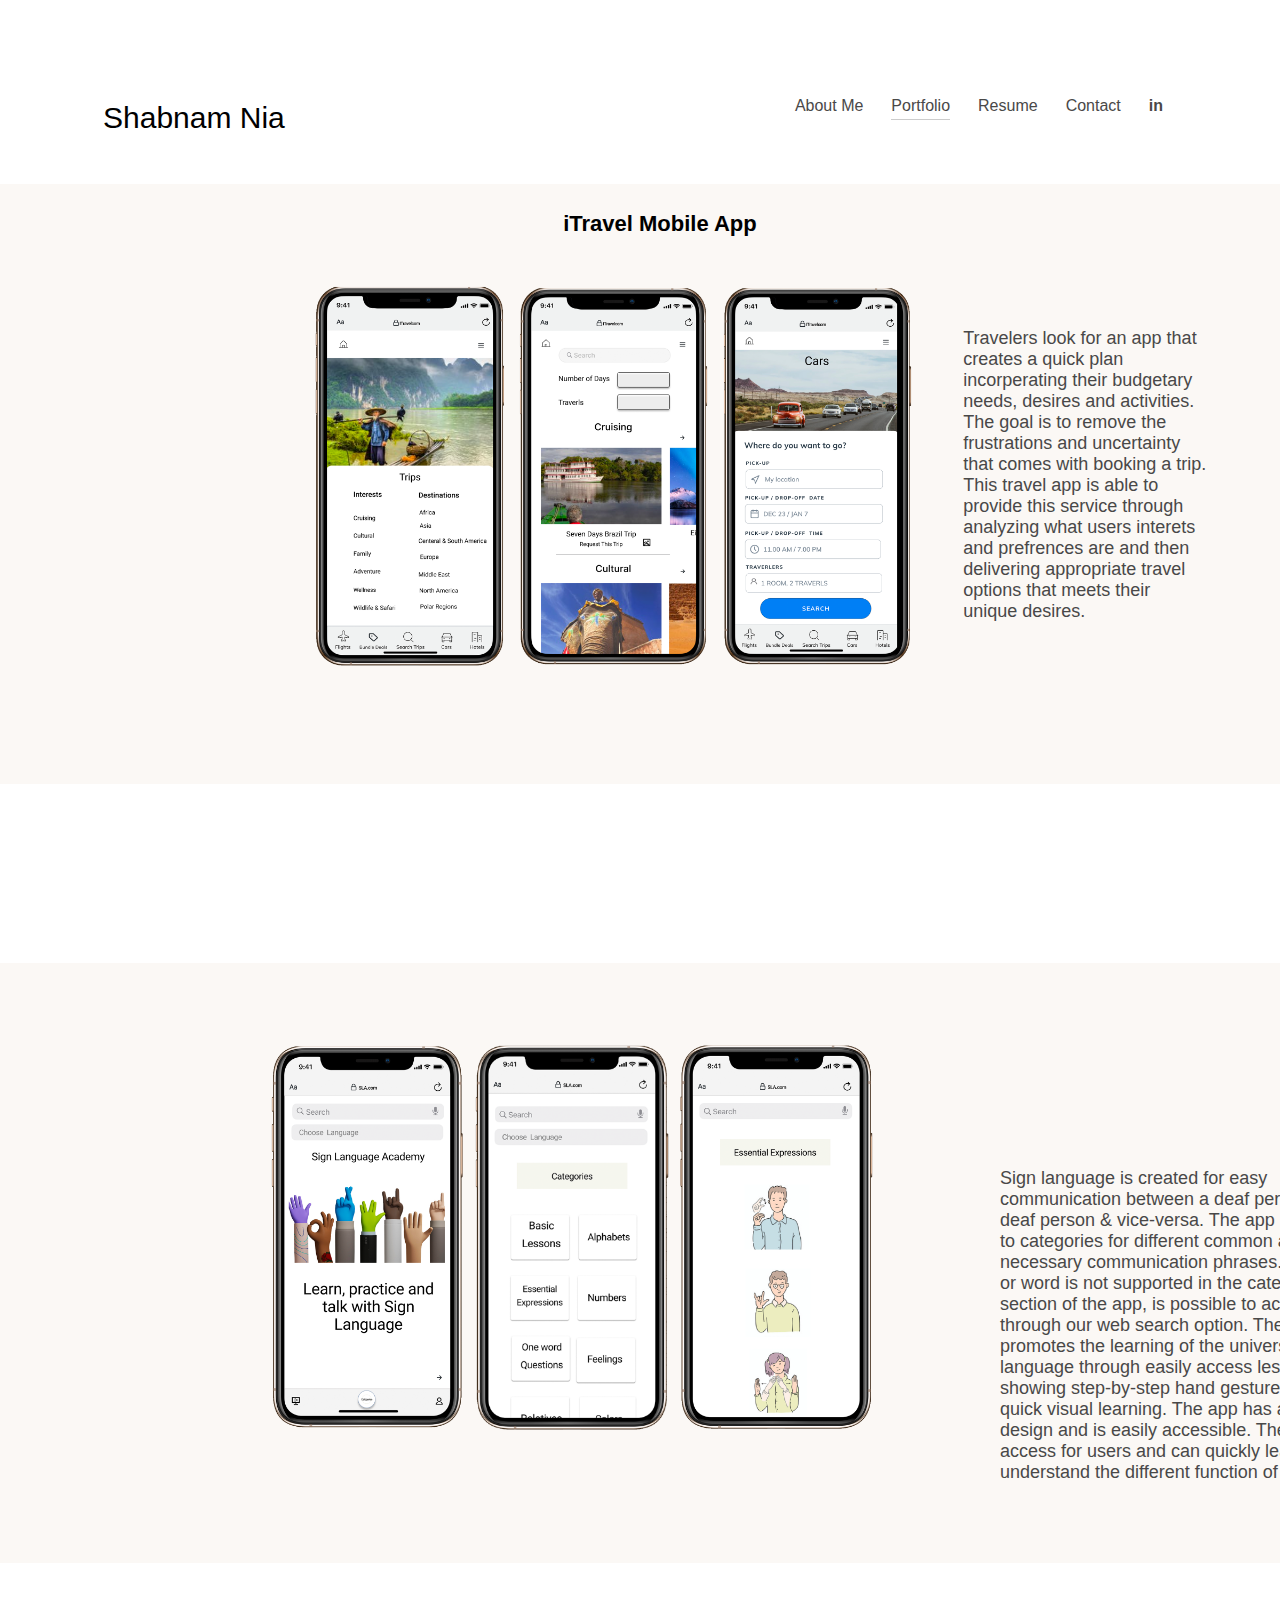
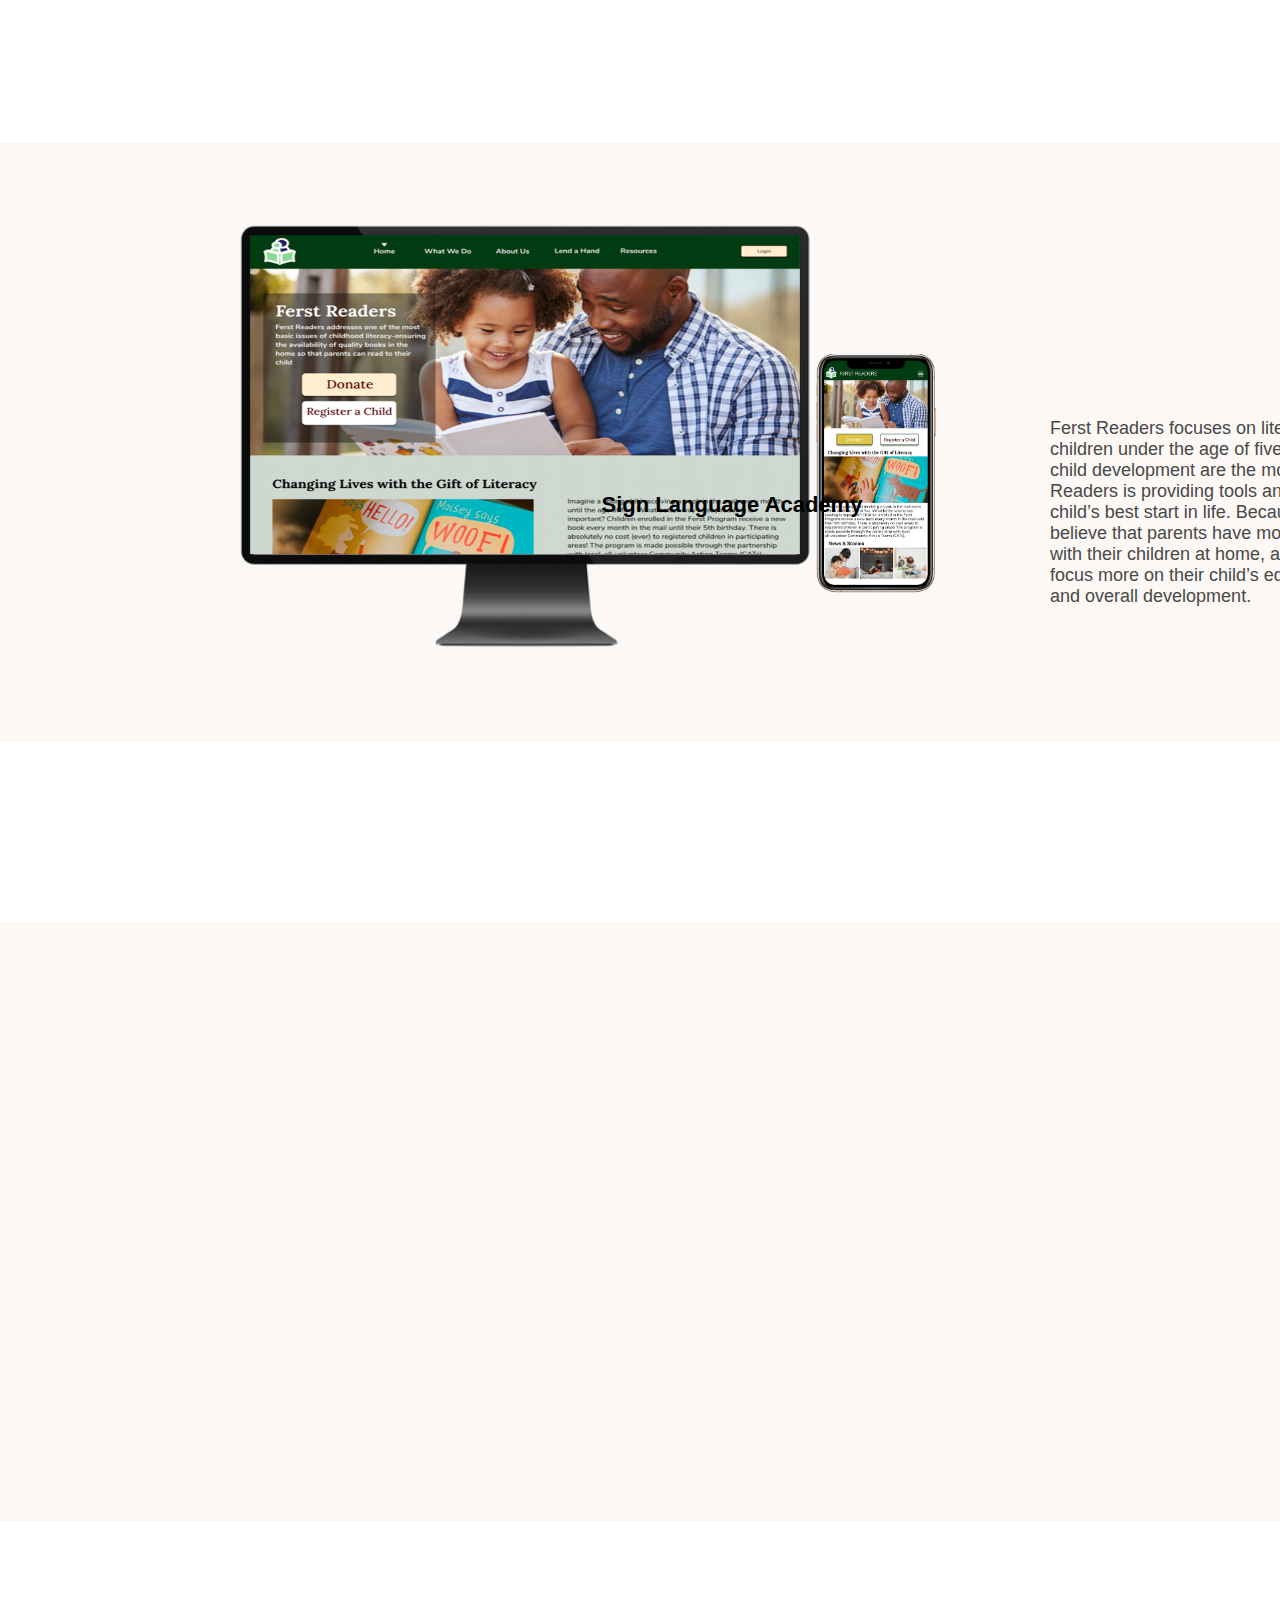
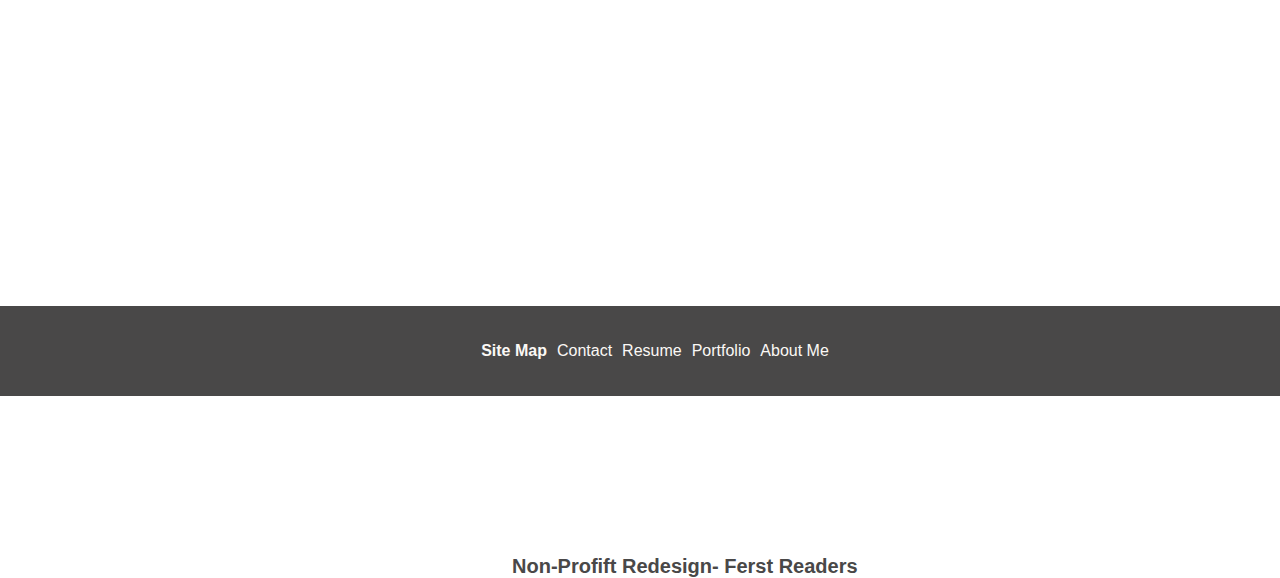
<file: index.html>
<!DOCTYPE html>
<html>
    <head>
        <title>protfolio</title>
        <link rel="stylesheet" type="text/css" href="css/style.css">
        <link href="https://fonts.googleleapis.comcss?family=nunito&display=swap" rel="stylesheet">
        <script src="https://ajax.googleapis.com/ajax/libs/jquery/3.5.1/jquery.min.js"></script>
    </head>
    <body>
<h1> 
    Shabnam Nia
</h1>
        <!--Nav bar-->
        <nav>
            <ul>

<li><a href="https://www.linkedin.com/in/shabnam-nia/"><strong>in</strong></a></li>
<li><a href="contact.html">Contact</a></li> 
<li><a href="resume.html">Resume</a></li>  
<li><a class="active" href="portfolio.html">Portfolio</a></li>
<li><a href="about.html">About Me</a></li>

    </ul>

</nav>     
        
              
<section class="iTravel">
    <div class="flex-container1">
        <div>   <h3 class="flexchild">iTravel Mobile App</h3> <br/></div>
       
        <div><div class="flex-container">
            <div> <img  src="images/trips new.png" height="400px"> </div>
            <div><img  src="images/cruising new.png" height="400px"></div>
            <div> <img  src="images/cars new.png" height="400px"></div>
            <div>  <p> Travelers look for an app that creates a quick plan 
                incorperating their budgetary needs, desires and activities. 
                The goal is to remove the frustrations and uncertainty that comes with booking a trip. 
                This travel app is able to provide this service through analyzing what users interets and prefrences are and then delivering appropriate travel options that meets their unique desires. 
            </p> </div>
        </div>  
      </div>
 
          
               
   </section>
      
   
   <section class="signlanguage">
       <div class="signlang">
        <div> <h3 class="signlanguage1">Sign Language Academy</h3><br/></div>

    <div><div class="signlang"> 
        <div> <img  src="images/new sign lang mainpage.png" height="400px"> </div>
            <div><img  src="images/new sign lang categores.png" height="410"></div>
            <div><img  src="images/essential expressions new.png" height="400"></div>
            <div><p> Sign language is created for easy communication between a deaf person and non-deaf person & vice-versa. The app is designated to categories for different common and necessary communication phrases. If a phrase or word is not supported in the categories section of the app,  is possible to access it through our web search option. The app also promotes the learning of the universal sign language through easily access lessons showing step-by-step hand gestures allowing for quick visual learning. 
            The app has a simple design and is easily accessible. The app is easy access for users and  can quickly learn to understand the different function of the app.
            </p></div>
            </div>
          
    </div>  

  </section>
      

    <section>
        <section class="nonprofit">
            <div class="ferstreaders">
                <div> <h3 class="readers">Non-Profift Redesign- Ferst Readers</h3><br/></div>
        
            <div><div class="ferstreaders"> 
                <div><img  src="images/homeferstreader-20.png" height="430"></div>

               <div><div class="ferstreaders2"></div>
                <div> <img  src="images/ferst reader mobile.png" height="250px"> </div>
                    <div><p> Ferst Readers focuses on literary skills for children under the age of five. Early stages of child development are the most vital, and Ferst Readers is providing tools and resources for a child’s best start in life. Because of Covid 19, we believe that parents have more time to spend with their children at home, allowing them to focus more on their child’s educational needs and overall development. </p></div>
                    </div>
                  
            </div>  
        
          </section>

    </section>  
       
      <section>

        <section class="nonprofitgovernment">

      </section> 
    

      <section>
    
    <section class= "footer">

        <footer>
        
            <ul>  
        <li> <a href="Sitemap"> <strong>Site Map</strong> </a></li>
        <li><a href="contact.html">Contact</a></li> 
        <li><a href="resume.html">Resume</a></li>  
        <li><a href="portfolio.html">Portfolio</a></li>
        <li><a href="about.html">About Me</a></li>
         
        
        
            </ul>
        </footer>
    
    </section>
    


    </body>
</html>
</file>
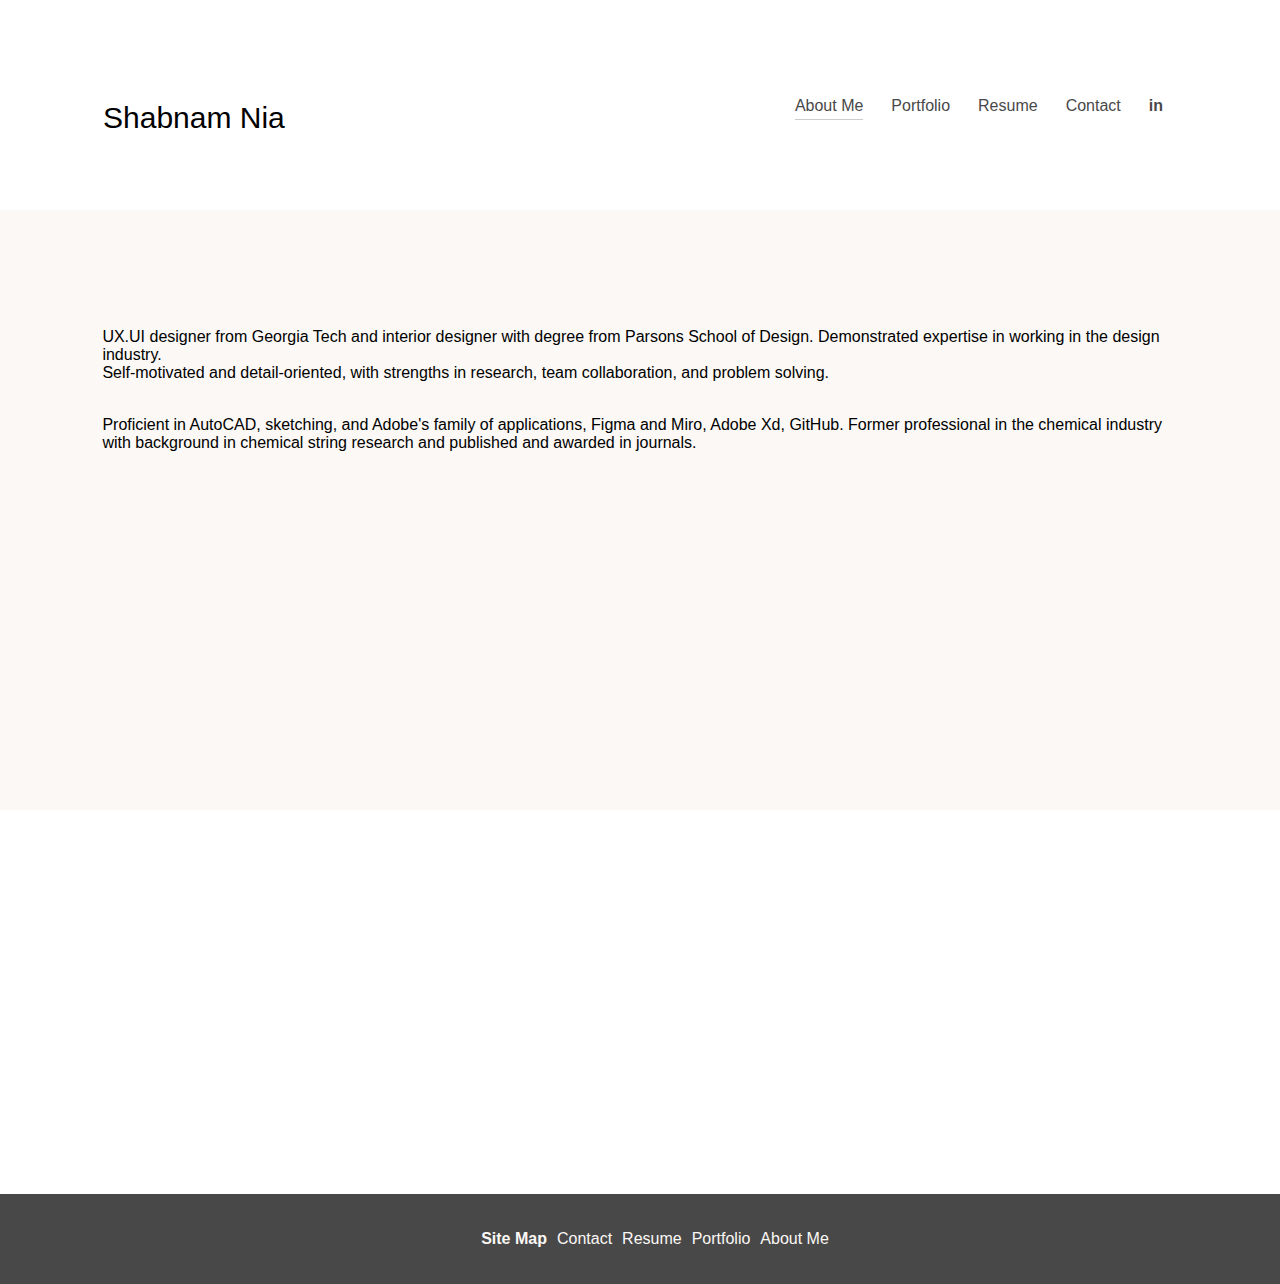
<file: about.html>
<!DOCTYPE html>
<html>
    <head>
        <title>protfolio</title>
        <link rel="stylesheet" type="text/css" href="css/style.css">
        <link href="https://fonts.googleleapis.comcss?family=nunito&display=swap" rel="stylesheet">
        
    </head>
    <body>
<h1> 
    Shabnam Nia
</h1>
        <!--Nav bar-->
        <nav>
            <ul>

<li><a href="https://www.linkedin.com/in/shabnam-nia/"><strong>in</strong></a></li>
<li><a href="contact.html">Contact</a></li> 
<li><a href="resume.html">Resume</a></li>  
<li><a  href="portfolio.html">Portfolio</a></li>
<li><a class="active" href="about-me.html">About Me</a></li>

    </ul>

</nav>     
        
  

    <section class="about">       
        <div><div class="me">
<div><p> UX.UI designer from Georgia Tech and interior designer with degree from Parsons School of Design. Demonstrated expertise in working in the design industry. <br/>
    Self-motivated and detail-oriented, with strengths in research, team collaboration, and problem solving. <br/>
<p></p><br/>
    Proficient in AutoCAD, sketching, and Adobe's family of applications, Figma and Miro, Adobe Xd, GitHub. Former professional in the chemical industry with background in chemical string research and published and awarded in journals. </p>
   
        </div>
</div>
    </section>


<section class= "footer">

        <footer>
        
            <ul>  
         <li> <a href="Sitemap"> <strong>Site Map</strong> </a></li>
        <li><a href="contact.html">Contact</a></li> 
        <li><a href="resume.html">Resume</a></li>  
        <li><a href="portfolio.html">Portfolio</a></li>
        <li><a class="active" href="about.html">About Me</a></li>
         
        
        
            </ul>
        </footer>




    </body>
</html>
</file>
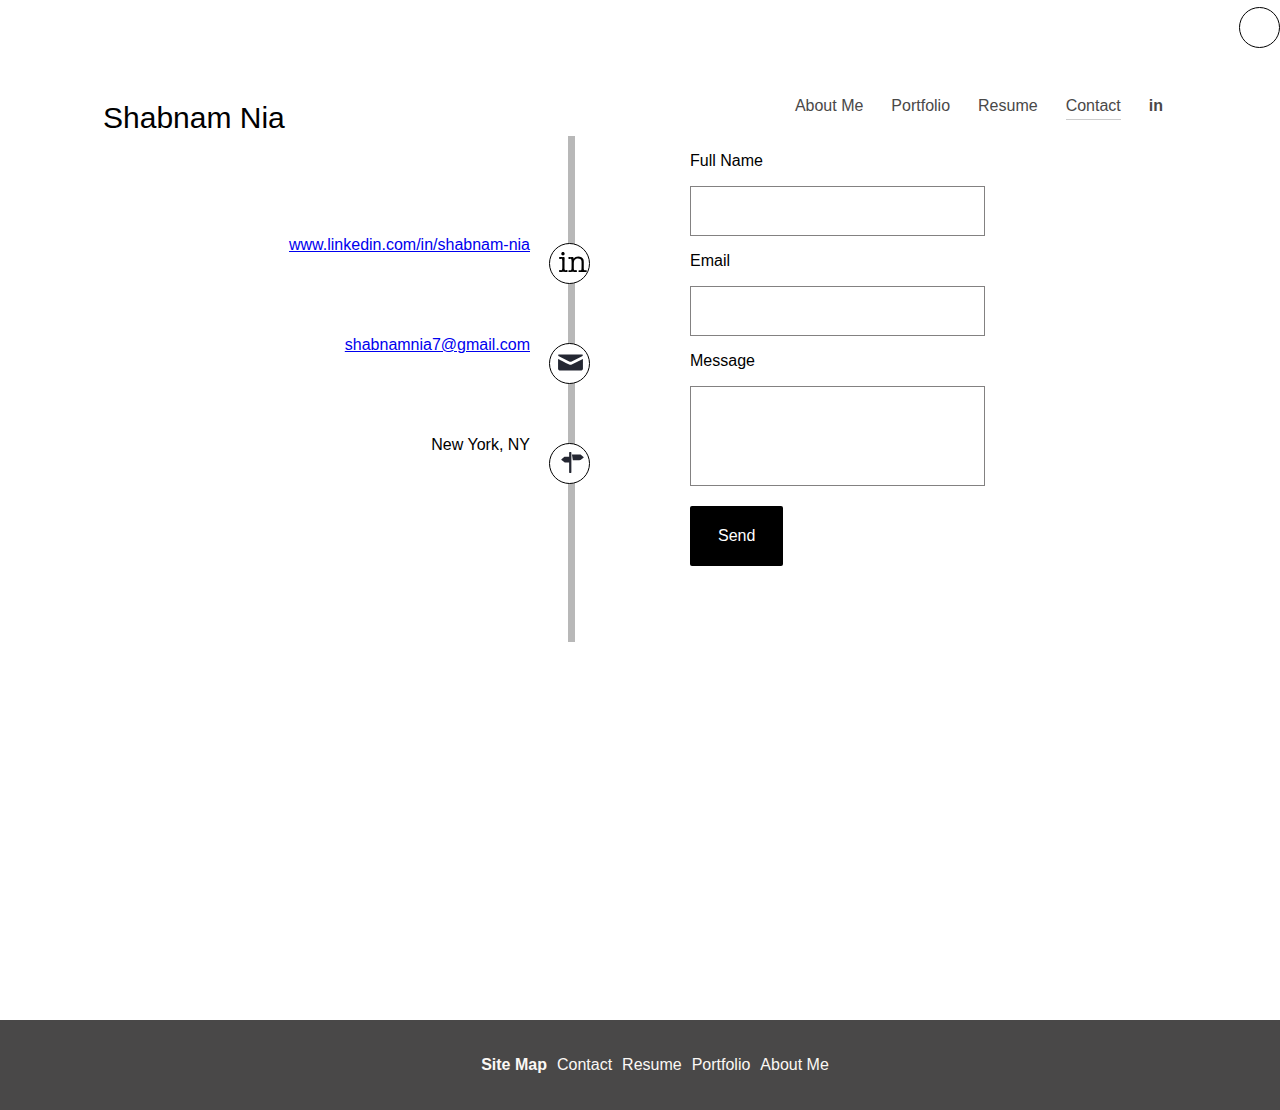
<file: contact.html>
<!DOCTYPE html>
<html>
    <head>
        <title>protfolio</title>
        <link rel="stylesheet" type="text/css" href="css/style.css">
        <link href="https://fonts.googleleapis.comcss?family=nunito&display=swap" rel="stylesheet">
        
    </head>
    <body>
<h1> 
    Shabnam Nia
</h1>
        <!--Nav bar-->
        <nav>
            <ul>

<li><a href="https://www.linkedin.com/in/shabnam-nia/"><strong>in</strong></a></li>
<li><a class="active" href="contact.html">Contact</a></li> 
<li><a href="resume.html">Resume</a></li>  
<li><a  href="portfolio.html">Portfolio</a></li>
<li><a href="about-me.html">About Me</a></li>

    </ul>

</nav>   
<section class="content-contact">
<div class="links" >
    <div class="line">
        <div > <img svg width="2" height="675" viewBox="0 0 5 675" xmlns="http://www.w3.org/2000/svg">
            <rect width="3" height="675" fill="#B8B8B8"/>
            </svg>
         </div>   
    </div>

   <div class="linken link-box"> 
       <div class="link-text"> <a href="http://www.linkedin.com/in/shabnam-nia"> www.linkedin.com/in/shabnam-nia</a></div>
       <div class="icon" style= "border: thin solid black"; height:35px width: 35px; border-radius: 50%; padding: 1;> </style><svg width="29" height="21" viewBox="0 0 29 21" fill="none" xmlns="http://www.w3.org/2000/svg">
        <path d="M6.53 11.3V15.2C6.53 16.2 6.54 16.79 6.56 16.97C6.66 17.87 6.93 18.32 7.37 18.32C7.47 18.32 7.72 18.27 8.12 18.17C8.22 18.13 8.37 18.11 8.57 18.11C9.33 18.11 9.71 18.44 9.71 19.1C9.71 19.38 9.58 19.62 9.32 19.82C9.08 20.02 8.77 20.12 8.39 20.12C8.07 20.12 7.58 20.08 6.92 20C6.28 19.9 5.8 19.85 5.48 19.85C4.96 19.85 4.38 19.89 3.74 19.97C2.96 20.07 2.44 20.12 2.18 20.12C1.38 20.12 0.98 19.78 0.98 19.1C0.98 18.44 1.32 18.11 2 18.11C2.16 18.11 2.39 18.14 2.69 18.2C3.01 18.26 3.25 18.29 3.41 18.29C3.89 18.29 4.18 17.65 4.28 16.37C4.28 16.29 4.28 15.42 4.28 13.76V11.3C4.28 9.64 4.28 8.77 4.28 8.69C4.18 7.43 3.88 6.8 3.38 6.8C3.22 6.8 2.99 6.84 2.69 6.92C2.41 6.98 2.2 7.01 2.06 7.01C1.34 7.01 0.98 6.69 0.98 6.05C0.98 5.37 1.42 5.03 2.3 5.03C2.68 5.03 2.95 5.04 3.11 5.06C3.75 5.14 4.16 5.18 4.34 5.18C4.5 5.18 4.74 5.16 5.06 5.12C5.4 5.06 5.65 5.03 5.81 5.03C6.39 5.03 6.68 5.42 6.68 6.2C6.68 6.28 6.67 6.4 6.65 6.56C6.63 6.72 6.62 6.84 6.62 6.92C6.6 7.08 6.58 7.7 6.56 8.78C6.54 9.6 6.53 10.44 6.53 11.3ZM4.97 3.44C4.51 3.44 4.11 3.28 3.77 2.96C3.45 2.62 3.29 2.22 3.29 1.76C3.29 1.3 3.45 0.909999 3.77 0.59C4.11 0.269999 4.51 0.109999 4.97 0.109999C5.43 0.109999 5.82 0.269999 6.14 0.59C6.48 0.909999 6.65 1.3 6.65 1.76C6.65 2.22 6.48 2.62 6.14 2.96C5.82 3.28 5.43 3.44 4.97 3.44ZM15.5471 5.93V6.77C16.7471 5.25 18.3471 4.49 20.3471 4.49C21.4271 4.49 22.4471 4.77 23.4071 5.33C24.3671 5.87 25.0171 6.55 25.3571 7.37C25.6371 8.05 25.7771 8.94 25.7771 10.04V15.74C25.7771 16.6 25.7871 17.11 25.8071 17.27C25.9071 17.95 26.1771 18.29 26.6171 18.29C26.7971 18.29 27.0271 18.27 27.3071 18.23C27.6071 18.17 27.8171 18.14 27.9371 18.14C28.1971 18.14 28.4171 18.23 28.5971 18.41C28.7971 18.59 28.8971 18.81 28.8971 19.07C28.8971 19.37 28.7771 19.62 28.5371 19.82C28.2971 20.02 28.0071 20.12 27.6671 20.12C27.3871 20.12 26.9271 20.08 26.2871 20C25.6471 19.92 25.0471 19.88 24.4871 19.88C23.9671 19.88 23.5371 19.9 23.1971 19.94C22.1971 20.06 21.6671 20.12 21.6071 20.12C20.8071 20.12 20.4071 19.77 20.4071 19.07C20.4071 18.45 20.7471 18.14 21.4271 18.14C21.5871 18.14 21.7671 18.16 21.9671 18.2C22.3471 18.28 22.5871 18.32 22.6871 18.32C23.1671 18.32 23.4271 17.77 23.4671 16.67L23.5271 15.14L23.5571 13.31V11.03C23.5571 9.97 23.5071 9.24 23.4071 8.84C23.2271 8.08 22.8371 7.49 22.2371 7.07C21.5771 6.61 20.8271 6.38 19.9871 6.38C18.3871 6.38 17.2371 6.95 16.5371 8.09C16.0571 8.87 15.8171 10.2 15.8171 12.08V16.07C15.8171 16.95 15.8771 17.55 15.9971 17.87C16.1171 18.19 16.3371 18.35 16.6571 18.35C16.8171 18.35 17.0371 18.31 17.3171 18.23C17.5971 18.15 17.8271 18.11 18.0071 18.11C18.6271 18.11 18.9371 18.45 18.9371 19.13C18.9371 19.79 18.5371 20.12 17.7371 20.12C17.5771 20.12 17.0571 20.06 16.1771 19.94C15.7371 19.88 15.2471 19.85 14.7071 19.85C14.2871 19.85 13.7271 19.89 13.0271 19.97C12.1471 20.07 11.6471 20.12 11.5271 20.12C10.6871 20.12 10.2671 19.78 10.2671 19.1C10.2671 18.46 10.5871 18.14 11.2271 18.14C11.3271 18.14 11.5071 18.17 11.7671 18.23C12.0471 18.29 12.3171 18.32 12.5771 18.32C13.1771 18.32 13.4871 17.74 13.5071 16.58L13.5671 13.25V9.62L13.5071 8.57C13.4671 7.89 13.3771 7.43 13.2371 7.19C13.1171 6.93 12.8971 6.8 12.5771 6.8C12.4371 6.8 12.2271 6.83 11.9471 6.89C11.6871 6.93 11.4871 6.95 11.3471 6.95C10.6271 6.95 10.2671 6.63 10.2671 5.99C10.2671 5.33 10.7171 5 11.6171 5C11.7371 5 11.8371 5.01 11.9171 5.03L13.0271 5.15C13.3471 5.15 13.6271 5.13 13.8671 5.09C14.3871 5.05 14.6571 5.03 14.6771 5.03C15.2571 5.03 15.5471 5.33 15.5471 5.93Z" fill="black"/>
        </svg>
        </div> 
   </div>
   <div class="emailaddress link-box">
       <div class="link-text"> <a href="mailto:shabnamnia7@gmail.com"> shabnamnia7@gmail.com</a></div>
       <div class="icon"> <svg width="29" height="19" viewBox="0 0 29 19" fill="none" xmlns="http://www.w3.org/2000/svg" style= "width: 25px" paddind= "20px">
        <path d="M0.996329 2.26575L13.0161 8.44872C13.4199 8.65589 13.9424 8.75411 14.4681 8.75411C14.9937 8.75411 15.5162 8.65589 15.92 8.44872L27.9398 2.26575C28.7235 1.86215 29.4639 0.292236 28.0263 0.292236H0.91139C-0.526171 0.292236 0.214245 1.86215 0.996329 2.26575ZM28.3036 5.64651L15.92 11.8264C15.3751 12.0996 14.9937 12.1318 14.4681 12.1318C13.9424 12.1318 13.561 12.0996 13.0161 11.8264C12.4712 11.5532 1.58449 6.08848 0.695034 5.64497C0.0700082 5.33191 0.0764186 5.69869 0.0764186 5.98106V17.173C0.0764186 17.8175 0.983508 18.7076 1.67905 18.7076H27.3212C28.0167 18.7076 28.9238 17.8175 28.9238 17.173V5.98259C28.9238 5.70022 28.9302 5.33345 28.3036 5.64651Z" fill="#242732"/>
        </svg>
        
        </div> 
    </div>
   <div class="add link-box">
       <div class="link-text"> New York, NY </div>
        <div class="icon"> <svg width="31" height="29" viewBox="0 0 31 29" fill="none" xmlns="http://www.w3.org/2000/svg">
            <path d="M30.6884 6.75138L27.0072 3.81856C26.7571 3.65252 26.4851 3.5246 26.1996 3.43874C25.9154 3.34361 25.6195 3.29073 25.3208 3.28168H14.725L15.9665 11.2948H25.3208C25.575 11.2948 25.8927 11.2355 26.1981 11.1378C26.5035 11.04 26.7979 10.9054 27.0056 10.7596L30.6869 7.82354C30.8961 7.6777 31 7.48378 31 7.28826C31 7.09274 30.8961 6.89882 30.6884 6.75138ZM13.175 0.076416H11.625C11.4195 0.076416 11.2223 0.16084 11.077 0.311116C10.9317 0.461392 10.85 0.66521 10.85 0.877732V6.48694H5.6792C5.4219 6.48694 5.1057 6.54624 4.80035 6.6456C4.49345 6.74176 4.2005 6.87478 3.9928 7.02382L0.31155 9.95664C0.1023 10.1025 0 10.298 0 10.4935C0 10.6874 0.1023 10.8814 0.31155 11.0304L3.9928 13.9664C4.2005 14.1123 4.49345 14.2469 4.80035 14.343C5.1057 14.4408 5.4219 14.5001 5.6792 14.5001H10.85V28.1225C10.85 28.335 10.9317 28.5388 11.077 28.6891C11.2223 28.8394 11.4195 28.9238 11.625 28.9238H13.175C13.3805 28.9238 13.5777 28.8394 13.723 28.6891C13.8683 28.5388 13.95 28.335 13.95 28.1225V0.877732C13.95 0.66521 13.8683 0.461392 13.723 0.311116C13.5777 0.16084 13.3805 0.076416 13.175 0.076416Z" fill="#242732"/>
            </svg>
            
        </div> 
    </div>

</div>
<div class="contact-form">

<div class="icon"></div>
<div class="name">
    <p> Full Name  </p> </div>

<div class="fullname">
</div>

<div><p> Email</p></div>
<div class="email">
    
</div>
              
<div><p> Message</p> </div>
<div class="message">
   
</div>

  <div class="button">
      <div><p>Send</p></div>
  </div>
</div>
</section>
 <section class= "footer">



    <footer>
    
        <ul>  
    <li> <a href="Sitemap"> <strong>Site Map</strong> </a></li> 
    <li><a class="active" href="contact.html">Contact</a></li> 
    <li><a href="resume.html">Resume</a></li>  
    <li><a  href="portfolio.html">Portfolio</a></li>
    <li><a href="about.html">About Me</a></li>
    
    
    
        </ul>
    </footer>




    </body>
</html>
</file>
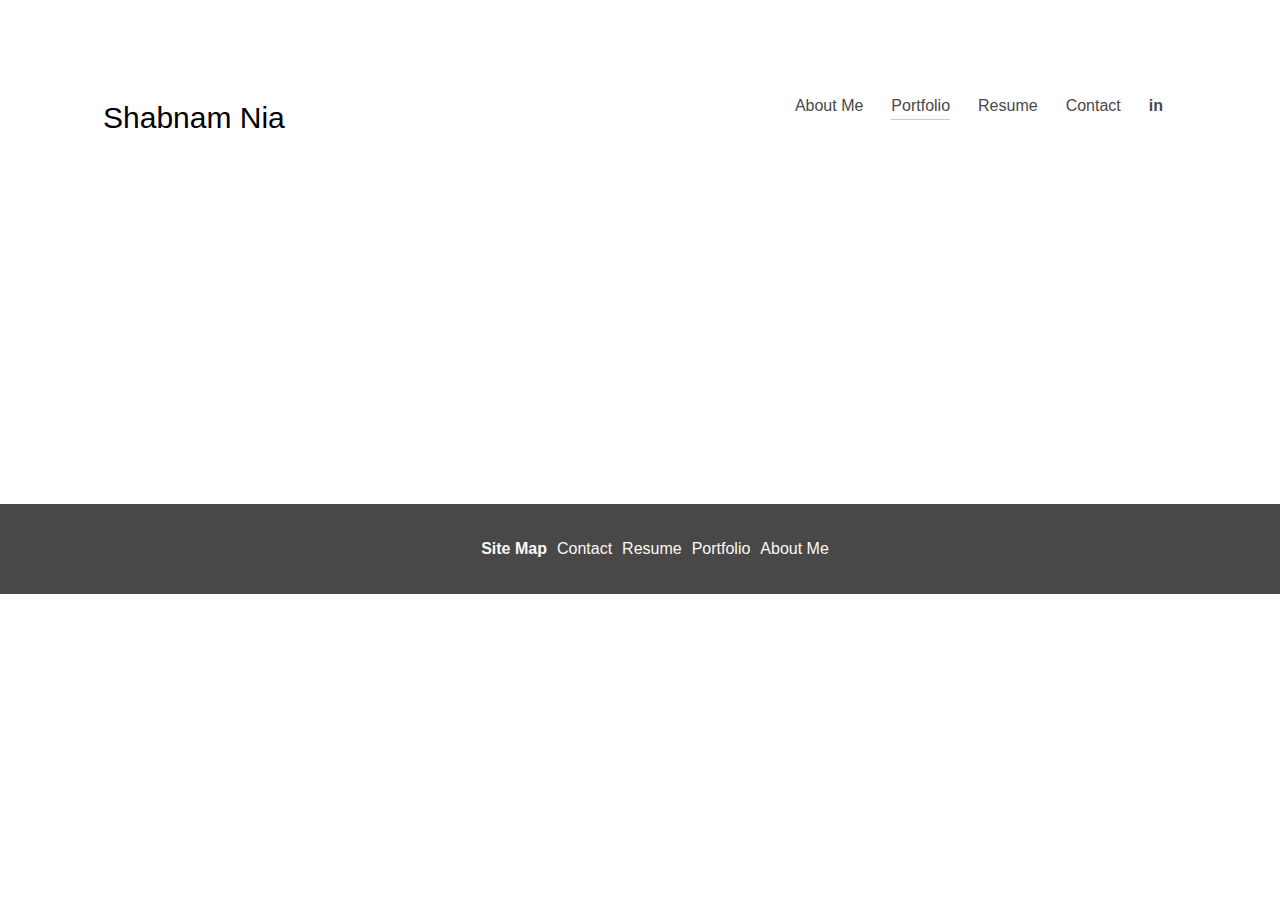
<file: ferstreaders.html>
<!DOCTYPE html>
<html>
    <head>
        <title>protfolio</title>
        <link rel="stylesheet" type="text/css" href="css/style.css">
        <link href="https://fonts.googleleapis.comcss?family=nunito&display=swap" rel="stylesheet">
        
    </head>
    <body>
<h1> 
    Shabnam Nia
</h1>
        <!--Nav bar-->
        <nav>
            <ul>

<li><a href="https://www.linkedin.com/in/shabnam-nia/"><strong>in</strong></a></li>
<li><a href="contact.html">Contact</a></li> 
<li><a href="resume.html">Resume</a></li>  
<li><a class="active" href="portfolio.html">Portfolio</a></li>
<li><a href="about.html">About Me</a></li>

    </ul>

</nav>     
<section>
    
    <section class= "footer">

        <footer>
        
            <ul>  
        <li> <a href="Sitemap"> <strong>Site Map</strong> </a></li>
        <li><a href="contact.html">Contact</a></li> 
        <li><a href="resume.html">Resume</a></li>  
        <li><a href="portfolio.html">Portfolio</a></li>
        <li><a href="about.html">About Me</a></li>
         
        
        
            </ul>
        </footer>
    
    </section>
    


    </body>
</html>
</file>
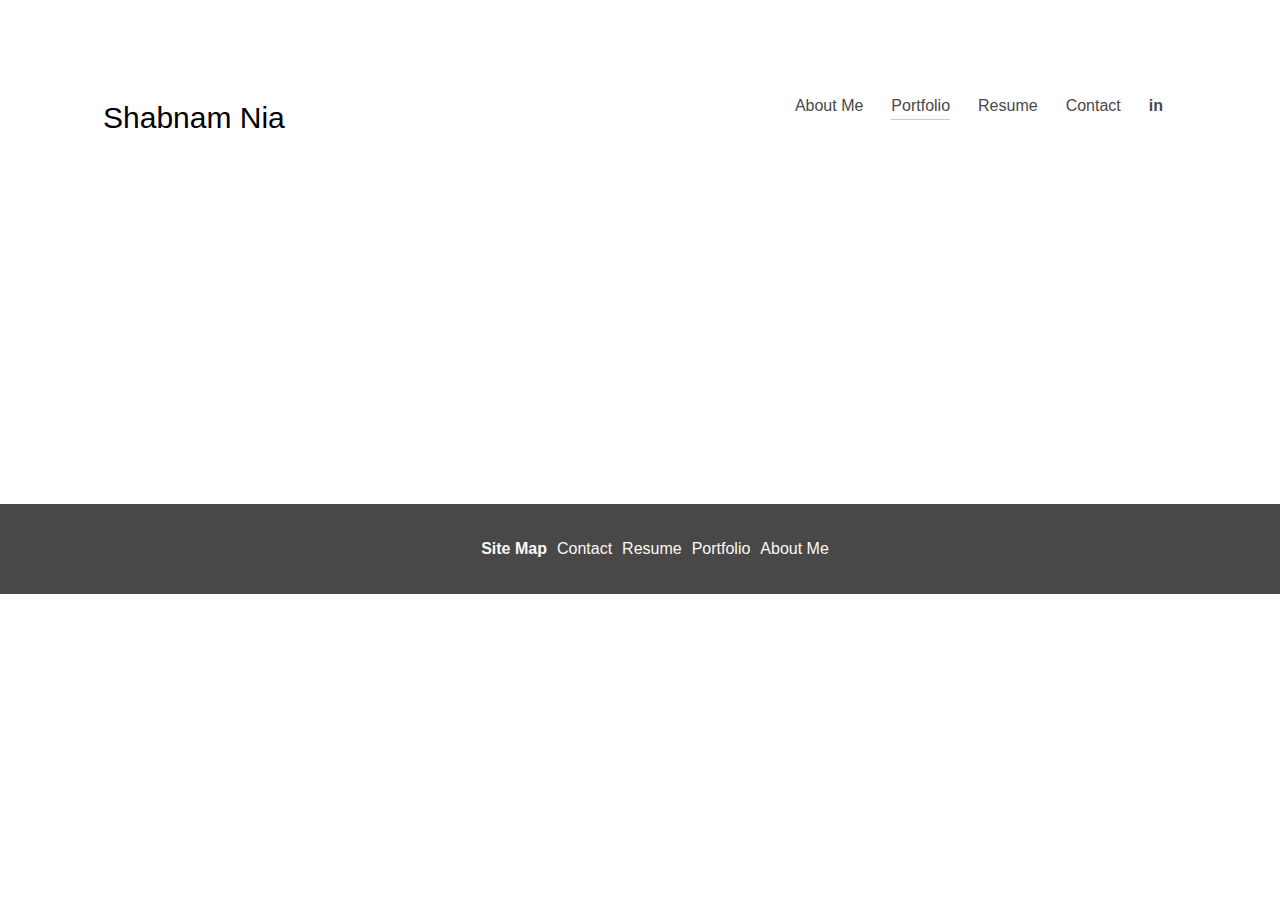
<file: itravel.html>
<!DOCTYPE html>
<html>
    <head>
        <title>protfolio</title>
        <link rel="stylesheet" type="text/css" href="css/style.css">
        <link href="https://fonts.googleleapis.comcss?family=nunito&display=swap" rel="stylesheet">
        
    </head>
    <body>
<h1> 
    Shabnam Nia
</h1>
        <!--Nav bar-->
        <nav>
            <ul>

<li><a href="https://www.linkedin.com/in/shabnam-nia/"><strong>in</strong></a></li>
<li><a href="contact.html">Contact</a></li> 
<li><a href="resume.html">Resume</a></li>  
<li><a class="active" href="portfolio.html">Portfolio</a></li>
<li><a href="about.html">About Me</a></li>

    </ul>

</nav>     
<section>
    
    <section class="footer">

        <footer>
        
            <ul>  
        <li> <a href="Sitemap"> <strong>Site Map</strong> </a></li>
        <li><a href="contact.html">Contact</a></li> 
        <li><a href="resume.html">Resume</a></li>  
        <li><a href="portfolio.html">Portfolio</a></li>
        <li><a href="about.html">About Me</a></li>
         
        
        
            </ul>
        </footer>
    
    </section>
    


    </body>
</html>
</file>
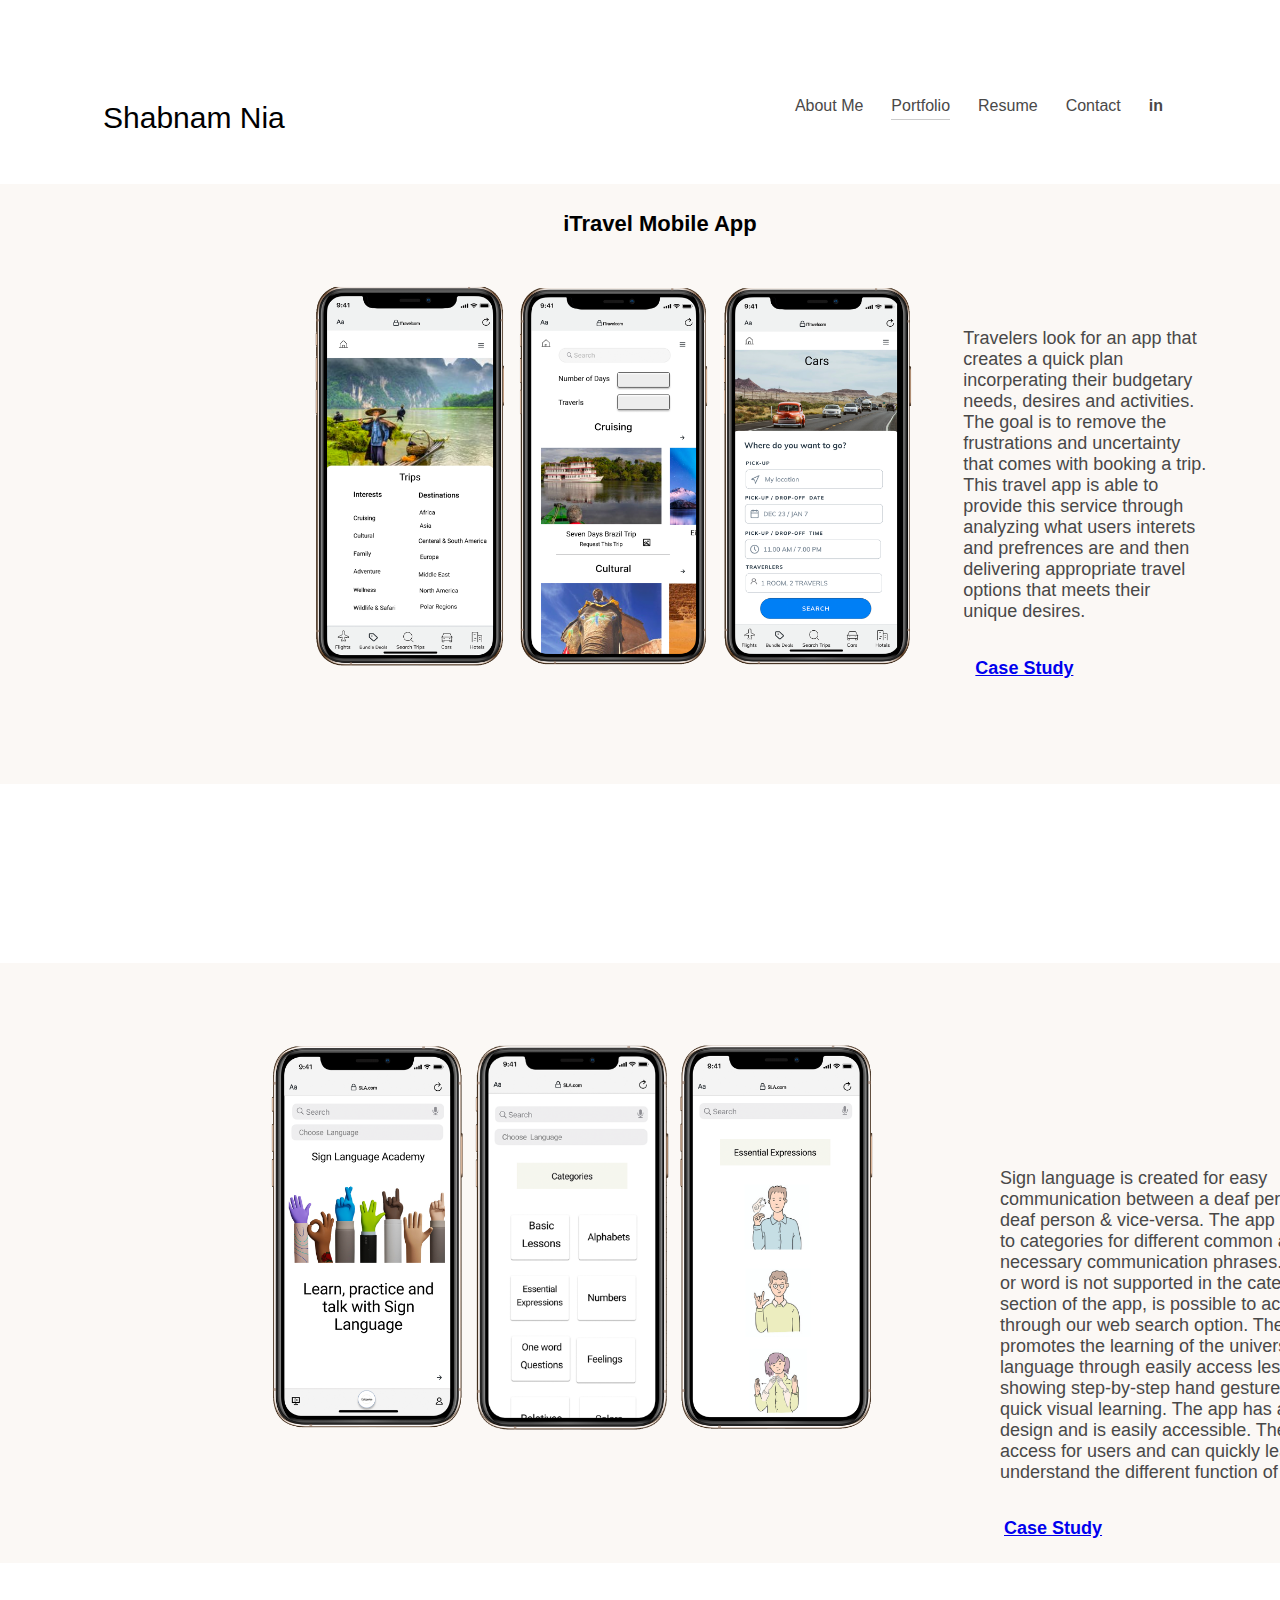
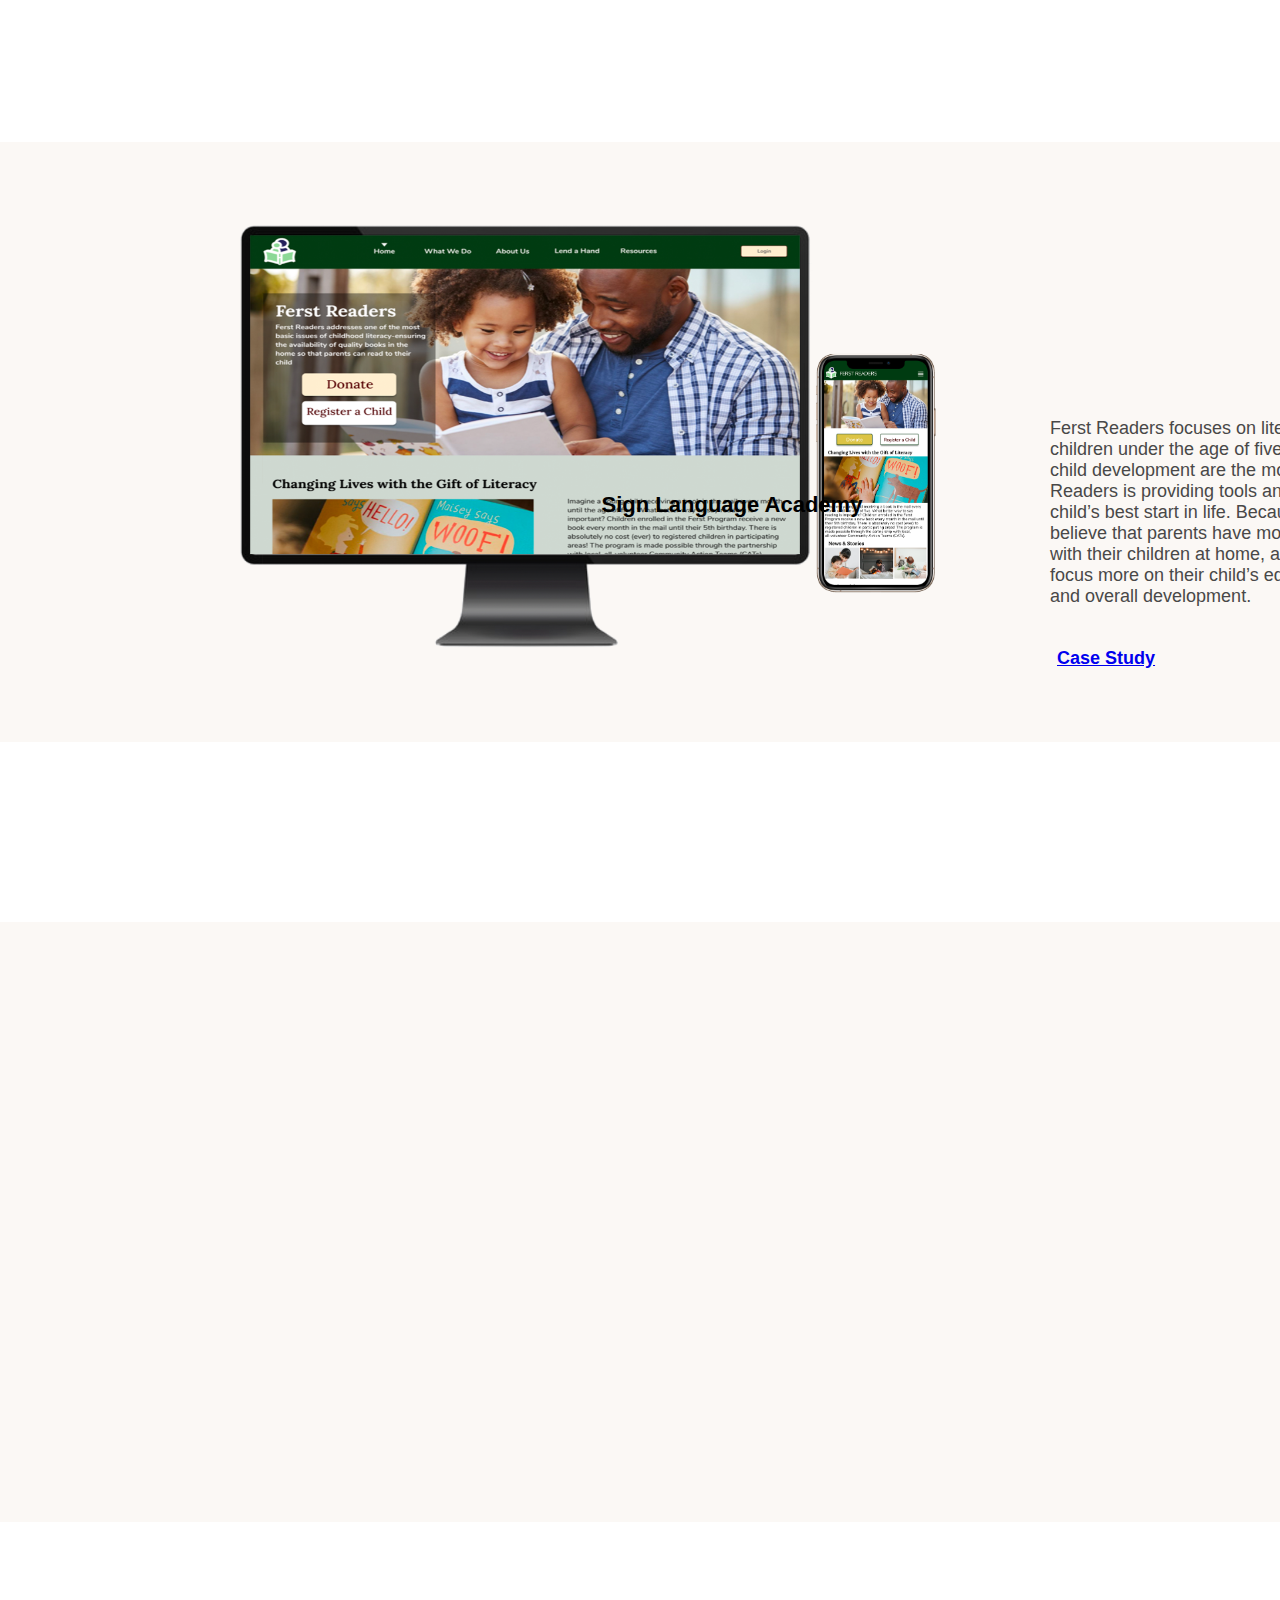
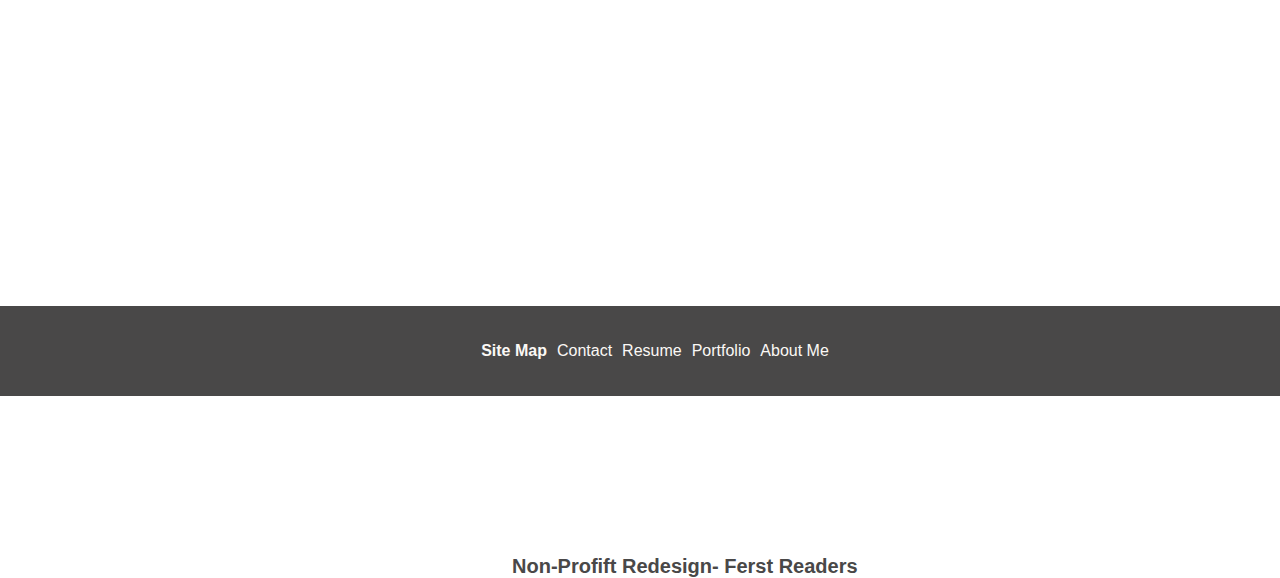
<file: portfolio.html>
<!DOCTYPE html>
<html>

<head>
    <title>protfolio</title>
    <link rel="stylesheet" type="text/css" href="css/style.css">
    <link href="https://fonts.googleleapis.comcss?family=nunito&display=swap" rel="stylesheet">
</head>

<body>
    <h1>
        Shabnam Nia
    </h1>
    <!--Nav bar-->
    <nav>
        <ul>

            <li><a href="https://www.linkedin.com/in/shabnam-nia/"><strong>in</strong></a></li>
            <li><a href="contact.html">Contact</a></li>
            <li><a href="resume.html">Resume</a></li>
            <li><a class="active" href="portfolio.html">Portfolio</a></li>
            <li><a href="about.html">About Me</a></li>

        </ul>

    </nav>


    <section class="iTravel">
        <div class="flex-container1">
            <div>
                <h3 class="flexchild">iTravel Mobile App</h3> <br />
            </div>

            <div>
                <div class="flex-container">
                    <div> <img src="images/trips new.png" height="400"> </div>
                    <div><img src="images/cruising new.png" height="400"></div>
                    <div> <img src="images/cars new.png" height="400"></div>
                    <div>
                        <p> Travelers look for an app that creates a quick plan
                            incorperating their budgetary needs, desires and activities.
                            The goal is to remove the frustrations and uncertainty that comes with booking a trip.
                            This travel app is able to provide this service through analyzing what users interets and
                            prefrences are and then delivering appropriate travel options that meets their unique
                            desires.
                        </p>
                    </div>
                    <div class="casestudy">
                        <p><strong><a href="itravel.html">Case Study</a></strong></p>
                    </div>
                </div>
            </div>
        </div>

    </section>


    <section class="signlanguage">
        <div class="signlang">
            <div>
                <h3 class="signlanguage1">Sign Language Academy</h3><br />
            </div>

            <div>
                <div class="signlang">
                    <div> <img src="images/new sign lang mainpage.png" height="400px"> </div>
                    <div><img src="images/new sign lang categores.png" height="410"></div>
                    <div><img src="images/essential expressions new.png" height="400"></div>
                    <div>
                        <p> Sign language is created for easy communication between a deaf person and non-deaf person &
                            vice-versa. The app is designated to categories for different common and necessary
                            communication phrases. If a phrase or word is not supported in the categories section of the
                            app, is possible to access it through our web search option. The app also promotes the
                            learning of the universal sign language through easily access lessons showing step-by-step
                            hand gestures allowing for quick visual learning.
                            The app has a simple design and is easily accessible. The app is easy access for users and
                            can quickly learn to understand the different function of the app.
                        </p>
                    </div>

                    <div class="casestudy2">
                        <p><strong><a href="signlanguage.html">Case Study</a></strong></p>
                    </div>
                </div>

            </div>

    </section>


    <section>
        <section class="nonprofit">
            <div class="ferstreaders">
                <div>
                    <h3 class="readers">Non-Profift Redesign- Ferst Readers</h3><br />
                </div>

                <div>
                    <div class="ferstreaders">
                        <div><img src="images/homeferstreader-20.png" height="430"></div>

                        <div>
                            <div class="ferstreaders2"></div>
                            <div> <img src="images/ferst reader mobile.png" height="250px"> </div>
                            <div>
                                <p> Ferst Readers focuses on literary skills for children under the age of five. Early
                                    stages of child development are the most vital, and Ferst Readers is providing tools
                                    and resources for a child’s best start in life. Because of Covid 19, we believe that
                                    parents have more time to spend with their children at home, allowing them to focus
                                    more on their child’s educational needs and overall development. </p>
                            </div>
                        </div>
                        <div class="casestudy3">
                            <p><strong><a href="ferstreaders.html">Case Study</a></strong></p>
                        </div>

                    </div>

        </section>

    </section>

    <section>

        <section class="nonprofitgovernment">

        </section>


        <section>
            <section class="footer">

                <footer>

                    <ul>
                        <li> <a href="Sitemap"> <strong>Site Map</strong> </a></li>
                        <li><a href="contact.html">Contact</a></li>
                        <li><a href="resume.html">Resume</a></li>
                        <li><a class="active" href="portfolio.html">Portfolio</a></li>
                        <li><a href="about.html">About Me</a></li>



                    </ul>
                </footer>
            </section>



</body>

</html>
</file>
<file: css/style.css>
body{
    font-family: "Helvetica Neue", Helvetica, Arial, sans-serif; 
    margin: 0;
    padding: 0;
    background-image: url(../images/);
}
 
html{
    scroll-behavior: smooth;
}
h1{
    position: absolute;
width: 323px;
height: 51px;
left: 103px;
top: 80px;

font-family: "Helvetica Neue", Helvetica, Arial, sans-serif; 
font-style: normal;
font-weight: 500;
font-size: 30px;
line-height: 35px;
}

nav ul{
    list-style-type: none;
    padding: 0;
    overflow: hidden;
    margin-right: 103px;
    margin-top: 83px;
    
}   
li{
    float: right;
}
nav li a{
    margin: 0 14px;
    display: block; 
    color: #494848;
text-align: center;
padding: 14px 0px 4px 0px;
 text-decoration: none;

}

nav li a:hover {
    font-weight: bold;
}

nav li .active{
    border-bottom: thin solid #ccc;
}

.content-contact {
    display: flex;
    flex-direction: row;
}

.links {
    width: 50%;
    height: 500px;
    position: relative;
}

.link-box {
    position: absolute;
    z-index: 1;
    padding-right: 60px;
    height: 50px;
}

.linken {
width: 409px;
right: 0px;
top: 100px;
}

.emailaddress {
    width: 303px;
    right: 0px;
    top: 200px;
}
.add {
    width: 171px;
    right: 0px;
    top: 300px;
}
.link-text {
    text-align: right;
}

.icon {
    position: absolute;
    right: 0px;
    top: 7px;
    border: thin solid black;
    background: #fff;
    height: 35px;
    width: 35px;
    border-radius: 50%;
    padding: 2px;
    margin-left: 70%;
    
}
svg {
    width: 29px;
    height: 21px;
    padding: 6px;
    
}
.line{ 
position: absolute;
width: 1px;
height: 500px;
right: 15px;
top: 0px;
color: #B8B8B8;
border: solid;
background-color: #B8B8B8;
z-index: 0;
}

.contact-form{
    padding-left: 100px;
    width: 50%;
}
.iTravel{
    display: flex;
    background-color: #FBF8F5;
    margin-top: 5%;
    height: 600px;
}
a:hover {
        color: black;
        background-color: transparent;
        text-decoration: underline;
}
.casestudy{ 
    position: absolute;
width: 134px;
height: 42px;
left: 970px;
top: 330px;
color: black;
}

.casestudy2{ 
    position: absolute;
width: 134px;
height: 42px;
left: 4px;
top: 350px;
color: black;
}

.casestudy3{ 
    position: absolute;
width: 134px;
height: 42px;
left: 7px;
top: 230px;
color: #494848;
}

.flexchild{
    position: absolute;
    margin-left: 44%;
    font-size: 22px;
    font-style: normal;
    line-height: 35px;
    font-family: "Helvetica Neue", Helvetica, Arial, sans-serif; 
}

.flex-container {
    display: flex;
    flex-direction: row;
    max-width: 900px;
    margin-left: 38%;
    padding: 12%;
   }
.flex-container1 {
    display: flex;
    flex-direction: column;
    max-width: 900px;
   }

.iTravel p{
   position: absolute; 
width: 244px;
height: 329px;
top: 310px;
margin-left: 4%;

font-family: "Helvetica Neue", Helvetica, Arial, sans-serif; 
font-style: normal;
font-weight: normal;
font-size: 18px;
color: #494848;
}

.signlanguage1 {
    position: absolute;
    margin-left: 33%;
    font-size: 22px;
    font-style: normal;
    top: 230%;
    font-family: "Helvetica Neue", Helvetica, Arial, sans-serif; 
}
.signlanguage{
    display: flex;
    background-color: #FBF8F5;
    margin-top: 14%;
    height: 600px;
}

.signlang {

    display: flex;
    flex-direction: row;
    max-width: 900px;
    margin-left: 10%;
    padding: 4%;

}
.signlanguage p{
    position: absolute;
width: 388px;
height: 399px;
left: 1000px;
top: 1150px;

font-family: "Helvetica Neue", Helvetica, Arial, sans-serif; 
font-style: normal;
font-weight: normal;
font-size: 18px;
line-height: 21px;
color: #494848;
}

.nonprofit{
    display: flex;
    background-color: #FBF8F5;
    margin-top: 14%;
    height: 600px;
}

.ferstreaders {
    display: flex;
    flex-direction: row;
    max-width: 900px;
    margin-left: 8%;
    padding: 4%;
}
.ferstreaders2{
    display: flex;
    flex-direction: row;
    max-width: 900px;
    margin-left: 8%;
    padding: 50%;  
}
.readers {
    position: absolute;
    font-size: 20px;
    text-align: center;
    left: 40%;
    top: 415%;
    font-family: "Helvetica Neue", Helvetica, Arial, sans-serif; 
    color: #494848
}
.nonprofit p{
    position: absolute;
    width: 388px;
    height: 399px;
    left: 1050px;
    top: 2000px;
    
    font-family: "Helvetica Neue", Helvetica, Arial, sans-serif; 
    font-style: normal;
    font-weight: normal;
    font-size: 18px;
    line-height: 21px;
    color: #494848;
}

.nonprofitgovernment {
    display: flex;
    background-color: #FBF8F5;
    margin-top: 14%;
    height: 600px;
}

footer {
    display: flex;
    background: #494848;
    margin-top: 30%;
    height: 90px;
}
footer ul {
    margin: 0 auto;
    display: flex;
    justify-content: center;
    align-items: center;
}
footer li a{
    color: #FBF8F5;
    display: center;
    position: relative;
    text-decoration: none;  
}

footer li{
    list-style-type: none;
    padding-right: 10px;
     
}
li{
    float: center;
}
li a{
    display: center; 
    float: center;    
}

    .fullname {
        width: 500px;
        height: 50px;
        border: 1px solid #838181;
        box-sizing: border-box; 
        width: 50%;
        font-color: #838181 
      }
      .name {
        font-color: #838181  
      }

      .about{
        display: flex;
        background-color: #FBF8F5;
        margin-top: 7%;
        height: 600px;
    }
.email {
    width: 400px;
        height: 50px;
        border: 1px solid #838181;
        box-sizing: border-box; 
        width: 50%; 
    
}

.message {
    width: 600px;
    height: 100px;
    border: 1px solid #838181;
    box-sizing: border-box; 
    width: 50%;
    font-color: #838181 
} 
    
.button{
    background-color: black;
    border-radius: 2px;
    color: white;
    font-size: 16px;
    padding: 5px 28px;
    text-align: center;
    display: inline-block;
    float: left;
    margin-top: 20px;
}

.me{
    padding: 8%;
}
</file>
